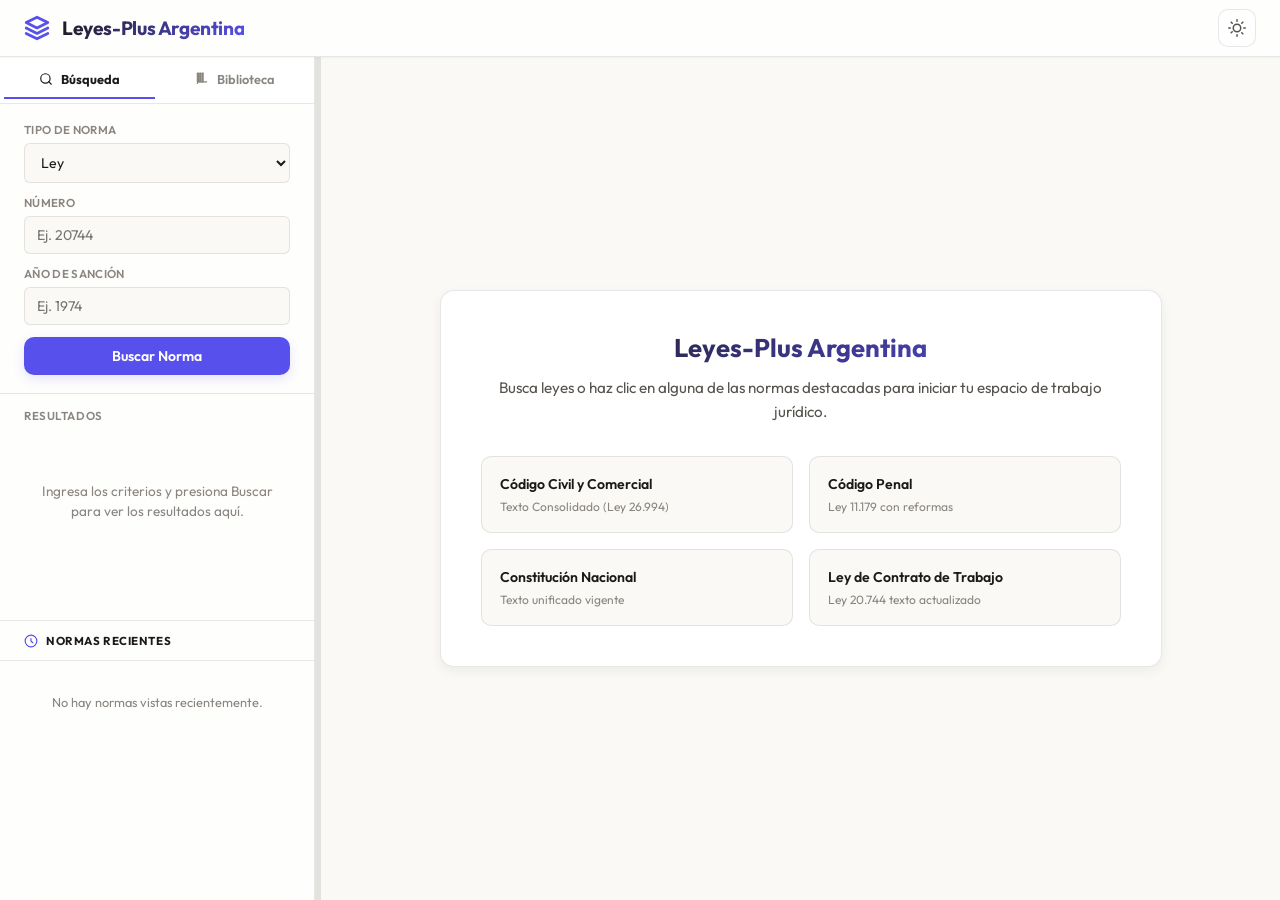
<file: src/dashboard/index.html>
<!DOCTYPE html>
<html lang="es-ES">
<head>
  <meta charset="UTF-8">
  <meta name="viewport" content="width=device-width, initial-scale=1.0">
  <title>Leyes-Plus Argentina — Espacio de Trabajo Jurídico</title>
  <link rel="stylesheet" href="../styles/tokens.css">
  <link rel="stylesheet" href="style.css">
</head>
<body class="ilp-root" data-theme="light">
  <div id="ilp-app">
    <!-- Header principal -->
    <header id="ilp-header">
      <div class="ilp-logo">
        <svg viewBox="0 0 24 24" fill="none" stroke="currentColor" stroke-width="2.5" stroke-linecap="round" stroke-linejoin="round"><path d="M12 2L2 7l10 5 10-5-10-5z"/><path d="M2 17l10 5 10-5"/><path d="M2 12l10 5 10-5"/></svg>
        <span>Leyes-Plus Argentina</span>
      </div>
      <div class="ilp-header-actions">
        <button id="ilp-theme-toggle" class="ilp-btn-icon" title="Cambiar tema">
          <svg viewBox="0 0 24 24" fill="none" stroke="currentColor" stroke-width="2" stroke-linecap="round" stroke-linejoin="round"><circle cx="12" cy="12" r="5"/><path d="M12 1v2M12 21v2M4.22 4.22l1.42 1.42M18.36 18.36l1.42 1.42M1 12h2M21 12h2M4.22 18.36l1.42-1.42M18.36 5.64l1.42-1.42"/></svg>
        </button>
      </div>
    </header>

    <!-- Cuerpo principal con panel de búsqueda e inspector/visor -->
    <div id="ilp-body">
      <!-- Panel de Búsqueda izquierdo -->
      <aside id="ilp-sidebar" style="display: flex; flex-direction: column; height: 100%; overflow: hidden;">
        <!-- Pestañas del Sidebar -->
        <div class="ilp-sidebar-tabs" style="display: flex; border-bottom: 1px solid var(--ilp-border); background-color: var(--ilp-bg-glass); padding: 4px; gap: 4px; flex-shrink: 0;">
          <button id="ilp-tab-btn-search" class="active" style="flex: 1; padding: 10px; border: none; background: transparent; color: var(--ilp-text-0); font-family: inherit; font-size: 0.8rem; font-weight: 700; cursor: pointer; display: flex; align-items: center; justify-content: center; gap: 8px; border-bottom: 2px solid var(--ilp-accent); transition: all 0.15s ease;">
            <svg viewBox="0 0 24 24" fill="none" stroke="currentColor" stroke-width="2" stroke-linecap="round" stroke-linejoin="round" style="width: 14px; height: 14px;"><circle cx="11" cy="11" r="8"/><line x1="21" y1="21" x2="16.65" y2="16.65"/></svg>
            <span>Búsqueda</span>
          </button>
          <button id="ilp-tab-btn-library" style="flex: 1; padding: 10px; border: none; background: transparent; color: var(--ilp-text-2); font-family: inherit; font-size: 0.8rem; font-weight: 600; cursor: pointer; display: flex; align-items: center; justify-content: center; gap: 8px; border-bottom: 2px solid transparent; transition: all 0.15s ease;">
            <svg viewBox="0 0 24 24" fill="none" stroke="currentColor" stroke-width="2" stroke-linecap="round" stroke-linejoin="round" style="width: 14px; height: 14px;"><path d="M4 19.5A2.5 2.5 0 0 1 6.5 17H20"/><path d="M6 2v15H4V2z"/><path d="M10 2v15H8V2z"/><path d="M14 2v15h-2V2z"/></svg>
            <span>Biblioteca</span>
          </button>
        </div>

        <!-- Panel 1: Búsqueda -->
        <div id="ilp-panel-search" style="flex: 1; display: flex; flex-direction: column; overflow: hidden; height: 100%;">
          <form id="ilp-search-form" style="border-bottom: 1px solid var(--ilp-border); padding: 18px 24px; display: flex; flex-direction: column; gap: 12px; flex-shrink: 0;">
            <div class="ilp-field">
              <label for="ilp-search-tipo">Tipo de Norma</label>
              <select id="ilp-search-tipo">
                <option value="">Todos</option>
                <option value="1" selected>Ley</option>
                <option value="2">Decreto</option>
                <option value="8">Decisión Administrativa</option>
                <option value="3">Resolución</option>
                <option value="4">Disposición</option>
                <option value="12">Acordada</option>
                <option value="17">Acuerdo</option>
                <option value="5">Circular</option>
                <option value="6">Comunicación</option>
                <option value="7">Decreto/Ley</option>
              </select>
            </div>
            <div class="ilp-field">
              <label for="ilp-search-numero">Número</label>
              <input id="ilp-search-numero" type="text" placeholder="Ej. 20744" />
            </div>
            <div class="ilp-field">
              <label for="ilp-search-anio">Año de Sanción</label>
              <input id="ilp-search-anio" type="text" maxlength="4" placeholder="Ej. 1974" />
            </div>
            <button type="submit" class="ilp-btn-primary">Buscar Norma</button>
          </form>

          <div id="ilp-results-container" style="flex: 1; display: flex; flex-direction: column; overflow: hidden; min-height: 120px;">
            <div id="ilp-results-count">Resultados</div>
            <div id="ilp-results-list" style="flex: 1; overflow-y: auto; padding: 12px 24px; display: flex; flex-direction: column; gap: 10px;">
              <div class="ilp-empty-state">Ingresa los criterios y presiona Buscar para ver los resultados aquí.</div>
            </div>
          </div>

          <!-- Sección de Normas Recientes -->
          <div id="ilp-recent-container" style="height: 35%; min-height: 150px; display: flex; flex-direction: column; overflow: hidden; flex-shrink: 0; border-top: 1px solid var(--ilp-border);">
            <div class="ilp-toc-header" style="border-bottom: 1px solid var(--ilp-border); padding: 12px 24px; font-size: 0.72rem; font-weight: 700; text-transform: uppercase; letter-spacing: 0.05em; color: var(--ilp-text-0); display: flex; align-items: center; gap: 8px;">
              <svg viewBox="0 0 24 24" fill="none" stroke="currentColor" stroke-width="2" stroke-linecap="round" stroke-linejoin="round" style="width: 14px; height: 14px; color: var(--ilp-accent);"><path d="M12 8v4l3 3"/><circle cx="12" cy="12" r="10"/></svg>
              <span>Normas Recientes</span>
            </div>
            <div id="ilp-recent-list" style="flex: 1; overflow-y: auto; padding: 12px 24px; display: flex; flex-direction: column; gap: 8px;">
              <div class="ilp-empty-state" style="padding: 10px 0; font-size: 0.8rem;">No hay normas vistas recientemente.</div>
            </div>
          </div>
        </div>

        <!-- Panel 2: Biblioteca (Normas Frecuentes y Recientes) -->
        <div id="ilp-panel-library" class="hidden" style="flex: 1; display: flex; flex-direction: column; overflow: hidden; height: 100%;">
          <!-- Sección de Normas Frecuentes -->
          <div id="ilp-frequent-container" style="flex: 1; display: flex; flex-direction: column; overflow: hidden; min-height: 150px;">
            <div class="ilp-toc-header" style="border-bottom: 1px solid var(--ilp-border); padding: 12px 24px; font-size: 0.72rem; font-weight: 700; text-transform: uppercase; letter-spacing: 0.05em; color: var(--ilp-text-0); display: flex; align-items: center; gap: 8px;">
              <svg viewBox="0 0 24 24" fill="none" stroke="currentColor" stroke-width="2" stroke-linecap="round" stroke-linejoin="round" style="width: 14px; height: 14px; color: var(--ilp-accent);"><path d="M19 21l-7-5-7 5V5a2 2 0 0 1 2-2h10a2 2 0 0 1 2 2z"/></svg>
              <span>Normas Destacadas</span>
            </div>
            <div style="padding: 10px 24px; border-bottom: 1px solid var(--ilp-border); background-color: var(--ilp-bg-glass); display: flex; flex-direction: column; gap: 4px; flex-shrink: 0;">
              <label for="ilp-frequent-category-select" style="font-size: 0.65rem; font-weight: 700; color: var(--ilp-text-2); text-transform: uppercase; letter-spacing: 0.03em;">Categoría</label>
              <select id="ilp-frequent-category-select" style="padding: 6px 10px; border-radius: var(--ilp-radius-sm); border: 1px solid var(--ilp-border); background-color: var(--ilp-bg-0); color: var(--ilp-text-0); font-family: inherit; font-size: 0.78rem; outline: none; width: 100%;">
                <option value="Bloque Constitucional">Bloque Constitucional</option>
                <option value="Derecho Privado">Derecho Privado</option>
                <option value="Derecho Laboral">Derecho Laboral</option>
                <option value="Derecho Societario">Derecho Societario</option>
                <option value="Derecho Público">Derecho Público</option>
                <option value="Derecho Penal">Derecho Penal</option>
                <option value="Derecho Tributario">Derecho Tributario</option>
                <option value="Procedimiento y Recursos">Procedimiento y Recursos</option>
              </select>
            </div>
            <div id="ilp-frequent-list" style="flex: 1; overflow-y: auto; padding: 12px 24px; display: flex; flex-direction: column; gap: 8px;">
              <!-- Cards inyectadas por JS -->
            </div>
          </div>
        </div>
      </aside>

      <!-- Divisor deslizable opcional o borde -->
      <div id="ilp-splitter"></div>

      <!-- Visor de Norma principal -->
      <main id="ilp-viewer">
        <!-- Pantalla de bienvenida -->
        <div id="ilp-welcome-screen">
          <div class="ilp-welcome-box">
            <h2>Leyes-Plus Argentina</h2>
            <p>Busca leyes o haz clic en alguna de las normas destacadas para iniciar tu espacio de trabajo jurídico.</p>
            <div class="ilp-welcome-grid">
              <button class="ilp-chip-card" data-id="235975">
                <strong>Código Civil y Comercial</strong>
                <span>Texto Consolidado (Ley 26.994)</span>
              </button>
              <button class="ilp-chip-card" data-id="16546">
                <strong>Código Penal</strong>
                <span>Ley 11.179 con reformas</span>
              </button>
              <button class="ilp-chip-card" data-id="804">
                <strong>Constitución Nacional</strong>
                <span>Texto unificado vigente</span>
              </button>
              <button class="ilp-chip-card" data-id="25552">
                <strong>Ley de Contrato de Trabajo</strong>
                <span>Ley 20.744 texto actualizado</span>
              </button>
            </div>
          </div>
        </div>

        <!-- Visor propiamente dicho -->
        <div id="ilp-reader" class="hidden">
          <div id="ilp-reader-toolbar">
            <div class="ilp-reader-meta">
              <span id="ilp-reader-law-type">-</span>
              <span id="ilp-reader-law-num">-</span>
            </div>
            <div class="ilp-reader-actions">
              <div class="ilp-toggle-group">
                <button id="ilp-btn-ver-actualizado" class="active">Texto Actualizado</button>
                <button id="ilp-btn-ver-completo">Original/Anexo</button>
              </div>
              <button id="ilp-btn-comparar" class="ilp-btn" title="Comparar reformas (Diff)"><svg viewBox="0 0 24 24" fill="none" stroke="currentColor" stroke-width="2.2" stroke-linecap="round" stroke-linejoin="round" class="ilp-btn-svg"><circle cx="18" cy="18" r="3"/><circle cx="6" cy="6" r="3"/><path d="M13 6h3a2 2 0 0 1 2 2v7"/><path d="M11 18H8a2 2 0 0 1-2-2V9"/></svg><span>Comparar</span></button>
              <div class="ilp-dropdown-container">
                <button id="ilp-btn-rel-modifica" class="ilp-dropdown-btn">Modifica a <span class="badge">0</span></button>
                <div id="ilp-menu-modifica" class="ilp-dropdown-menu hidden"></div>
              </div>
              <div class="ilp-dropdown-container">
                <button id="ilp-btn-rel-modificada-por" class="ilp-dropdown-btn">Modificada por <span class="badge">0</span></button>
                <div id="ilp-menu-modificada-por" class="ilp-dropdown-menu hidden"></div>
              </div>
              <button id="ilp-btn-font-dec" class="ilp-btn-icon-only" title="Reducir letra" style="font-weight: 700; font-family: inherit; font-size: 0.8rem;">A-</button>
              <button id="ilp-btn-font-inc" class="ilp-btn-icon-only" title="Aumentar letra" style="font-weight: 700; font-family: inherit; font-size: 0.8rem;">A+</button>
              <button id="ilp-btn-font-family" class="ilp-btn-icon-only" title="Cambiar tipografía"><svg viewBox="0 0 24 24" fill="none" stroke="currentColor" stroke-width="2.2" stroke-linecap="round" stroke-linejoin="round"><path d="M9 7.5L12 4.5m0 0l3 3M12 4.5M12 19.5l3-3m-3 3l-3-3M12 19.5M4.5 12l3-3m-3 3l3 3m-3-3h15"/></svg></button>
              <button id="ilp-btn-copy-full" class="ilp-btn-icon-only" title="Copiar texto completo"><svg viewBox="0 0 24 24" fill="none" stroke="currentColor" stroke-width="2.2" stroke-linecap="round" stroke-linejoin="round"><rect x="9" y="9" width="13" height="13" rx="2" ry="2"/><path d="M5 15H4a2 2 0 0 1-2-2V4a2 2 0 0 1 2-2h9a2 2 0 0 1 2 2v1"/></svg></button>
              <div class="ilp-dropdown-container">
                <button id="ilp-btn-download-menu" class="ilp-btn-icon-only" title="Descargar norma"><svg viewBox="0 0 24 24" fill="none" stroke="currentColor" stroke-width="2.2" stroke-linecap="round" stroke-linejoin="round"><path d="M21 15v4a2 2 0 0 1-2 2H5a2 2 0 0 1-2-2v-4"/><polyline points="7 10 12 15 17 10"/><line x1="12" y1="15" x2="12" y2="3"/></svg></button>
                <div id="ilp-menu-download" class="ilp-dropdown-menu hidden" style="right: 0; width: 200px;">
                  <button class="ilp-dropdown-item" id="ilp-btn-export-pdf" style="flex-direction: row; align-items: center; gap: 10px; border-bottom: 1px solid var(--ilp-border); padding: 12px 16px;">
                    <svg viewBox="0 0 24 24" fill="none" stroke="currentColor" stroke-width="2" stroke-linecap="round" stroke-linejoin="round" style="width: 16px; height: 16px; color: var(--ilp-accent);"><path d="M14 2H6a2 2 0 0 0-2 2v16a2 2 0 0 0 2 2h12a2 2 0 0 0 2-2V8z"/><polyline points="14 2 14 8 20 8"/></svg>
                    <span>Exportar a PDF</span>
                  </button>
                  <button class="ilp-dropdown-item" id="ilp-btn-export-docx" style="flex-direction: row; align-items: center; gap: 10px; border-bottom: 1px solid var(--ilp-border); padding: 12px 16px;">
                    <svg viewBox="0 0 24 24" fill="none" stroke="currentColor" stroke-width="2" stroke-linecap="round" stroke-linejoin="round" style="width: 16px; height: 16px; color: var(--ilp-accent);"><rect x="3" y="3" width="18" height="18" rx="2" ry="2"/><line x1="9" y1="9" x2="15" y2="9"/><line x1="9" y1="13" x2="15" y2="13"/><line x1="9" y1="17" x2="11" y2="17"/></svg>
                    <span>Exportar a Word (DOCX)</span>
                  </button>
                  <button class="ilp-dropdown-item" id="ilp-btn-export-md" style="flex-direction: row; align-items: center; gap: 10px; padding: 12px 16px;">
                    <svg viewBox="0 0 24 24" fill="none" stroke="currentColor" stroke-width="2" stroke-linecap="round" stroke-linejoin="round" style="width: 16px; height: 16px; color: var(--ilp-accent);"><path d="M14 2H6a2 2 0 0 0-2 2v16a2 2 0 0 0 2 2h12a2 2 0 0 0 2-2V8z"/><polyline points="14 2 14 8 20 8"/><line x1="12" y1="18" x2="12" y2="12"/><line x1="9" y1="15" x2="15" y2="15"/></svg>
                    <span>Exportar a Markdown</span>
                  </button>
                </div>
              </div>
              <button id="ilp-btn-print" class="ilp-btn-icon-only" title="Imprimir norma"><svg viewBox="0 0 24 24" fill="none" stroke="currentColor" stroke-width="2.2" stroke-linecap="round" stroke-linejoin="round"><polyline points="6 9 6 2 18 2 18 9"/><path d="M6 18H4a2 2 0 0 1-2-2v-5a2 2 0 0 1 2-2h16a2 2 0 0 1 2 2v5a2 2 0 0 1-2 2h-2"/><rect x="6" y="14" width="12" height="8"/></svg></button>
              <a id="ilp-btn-open-original" class="ilp-btn" target="_blank" title="Ver texto en página oficial de InfoLeg (sin extensión)"><svg viewBox="0 0 24 24" fill="none" stroke="currentColor" stroke-width="2.2" stroke-linecap="round" stroke-linejoin="round" class="ilp-btn-svg"><path d="M18 13v6a2 2 0 0 1-2 2H5a2 2 0 0 1-2-2V8a2 2 0 0 1 2-2h6"/><polyline points="15 3 21 3 21 9"/><line x1="10" y1="14" x2="21" y2="3"/></svg><span>InfoLeg ↗</span></a>
            </div>
          </div>
          
          <div id="ilp-reader-layout">
            <div id="ilp-reader-content-wrapper">
              <div id="ilp-in-text-search-bar">
                <div class="search-input-container">
                  <svg viewBox="0 0 24 24" fill="none" stroke="currentColor" stroke-width="2" stroke-linecap="round" stroke-linejoin="round" class="search-icon"><circle cx="11" cy="11" r="8"/><line x1="21" y1="21" x2="16.65" y2="16.65"/></svg>
                  <input type="text" id="ilp-in-text-search" placeholder="Buscar en el texto..." />
                </div>
                <div class="search-controls">
                  <span id="ilp-in-text-search-count">0 de 0</span>
                  <button id="ilp-in-text-prev" title="Anterior"><svg viewBox="0 0 24 24" fill="none" stroke="currentColor" stroke-width="2"><polyline points="15 18 9 12 15 6"/></svg></button>
                  <button id="ilp-in-text-next" title="Siguiente"><svg viewBox="0 0 24 24" fill="none" stroke="currentColor" stroke-width="2"><polyline points="9 18 15 12 9 6"/></svg></button>
                </div>
              </div>
              <div id="ilp-progress-container">
                <div id="ilp-progress-bar"></div>
              </div>
              <div id="ilp-reader-content">
                <!-- Cuerpo del texto normativo parsed -->
              </div>
              <button class="ilp-back-to-top" id="ilp-back-to-top" title="Volver al inicio" aria-label="Volver al inicio">
                <svg viewBox="0 0 24 24" fill="none" stroke="currentColor" stroke-width="2.2" stroke-linecap="round" stroke-linejoin="round"><path d="M4.5 15.75l7.5-7.5 7.5 7.5"/></svg>
              </button>
            </div>
            
            <div id="ilp-toc-splitter"></div>
            
            <aside id="ilp-reader-toc">
              <div class="ilp-toc-header">
                <svg viewBox="0 0 24 24" fill="none" stroke="currentColor" stroke-width="2" stroke-linecap="round" stroke-linejoin="round"><path d="M4 19.5v-15A2.5 2.5 0 0 1 6.5 2H20v20H6.5a2.5 2.5 0 0 1-2.5-2.5Z"/><path d="M6 6h10M6 10h10"/></svg>
                <span>Índice de Artículos</span>
              </div>
              <div class="ilp-toc-filter-wrapper">
                <svg viewBox="0 0 24 24" fill="none" stroke="currentColor" stroke-width="2" stroke-linecap="round" stroke-linejoin="round"><circle cx="11" cy="11" r="8"/><line x1="21" y1="21" x2="16.65" y2="16.65"/></svg>
                <input type="text" id="ilp-toc-filter" placeholder="Buscar artículo..." />
              </div>
              <ul id="ilp-toc-list" class="ilp-toc-list"></ul>
            </aside>
          </div>
        </div>
      </main>
    </div>
  </div>

  <!-- Modal de Onboarding / Bienvenida e Instrucciones -->
  <div id="ilp-onboarding-modal" class="ilp-modal hidden">
    <div class="ilp-modal-overlay"></div>
    <div class="ilp-modal-content" style="max-width: 620px;">
      <button id="ilp-onboarding-close" class="ilp-modal-close-btn" title="Cerrar">&times;</button>
      <h2>🎉 ¡Bienvenido a Leyes-Plus Argentina!</h2>
      <p class="ilp-onboarding-subtitle">Tu suite digital avanzada para búsqueda, lectura y exportación de legislación nacional y provincial.</p>
      
      <div class="ilp-onboarding-steps" style="max-height: 400px; overflow-y: auto; padding-right: 8px;">
        <div class="ilp-onboarding-step">
          <div class="ilp-step-icon">📌</div>
          <div class="ilp-step-text">
            <h3>Paso 1: Fija la extensión</h3>
            <p>Para abrir este espacio de trabajo en cualquier momento, haz clic en el icono de <strong>Extensiones (pieza de rompecabezas)</strong> arriba a la derecha en la barra de Chrome y presiona el pin 📌 junto a <strong>Leyes-Plus Argentina</strong>.</p>
          </div>
        </div>
        
        <div class="ilp-onboarding-step">
          <div class="ilp-step-icon">⚡</div>
          <div class="ilp-step-text">
            <h3>Activación Automática</h3>
            <p>No necesitas hacer clic en el icono para leer. Cuando navegues normalmente por las webs oficiales de <strong>InfoLeg</strong> o del portal de leyes de <strong>Córdoba</strong>, la extensión inyectará su barra superior y panel de lectura premium automáticamente.</p>
          </div>
        </div>

        <div class="ilp-onboarding-step">
          <div class="ilp-step-icon">📤</div>
          <div class="ilp-step-text">
            <h3>Descargas y Copiado Inteligente</h3>
            <p>Utiliza el nuevo menú desplegable de descargas en la esquina superior derecha para exportar cualquier ley limpia de ruido a formatos <strong>PDF optimizado para impresión, Microsoft Word (.docx) o Markdown (.md)</strong>. También puedes copiar artículos individuales con un solo clic.</p>
          </div>
        </div>
        
        <div class="ilp-onboarding-step">
          <div class="ilp-step-icon">🔍</div>
          <div class="ilp-step-text">
            <h3>Buscador Federal y Navegación</h3>
            <p>Utiliza el panel izquierdo para buscar leyes nacionales por número y año, y explora la base de datos oficial. Los botones de <strong>abrir en pestaña nueva</strong> del sidebar te permitirán explorar múltiples resultados en paralelo sin perder tu lectura activa.</p>
          </div>
        </div>
        
        <div class="ilp-onboarding-step">
          <div class="ilp-step-icon">⚖️</div>
          <div class="ilp-step-text">
            <h3>Comparación de Reformas (Diff)</h3>
            <p>Al visualizar una ley nacional con modificaciones, presiona el botón <strong>Comparar</strong> para ver de forma interactiva qué artículos fueron insertados o eliminados a lo largo del tiempo.</p>
          </div>
        </div>
      </div>
      
      <button id="ilp-onboarding-btn-gotit" class="ilp-btn-primary" style="margin-top: 24px; width: 100%; justify-content: center; display: flex; align-items: center; gap: 8px;">
        <span>¡Comenzar a trabajar!</span>
      </button>
    </div>
  </div>


  <!-- Carga de scripts y librerías locales -->
  <script src="../../libs/jspdf.umd.min.js"></script>
  <script src="../../libs/docx.umd.js"></script>
  <script src="../content/shared/encoding.js"></script>
  <script src="../content/shared/parser.js"></script>
  <script src="../content/shared/ui-shell.js"></script>
  <script src="index.js"></script>
</body>
</html>
</file>
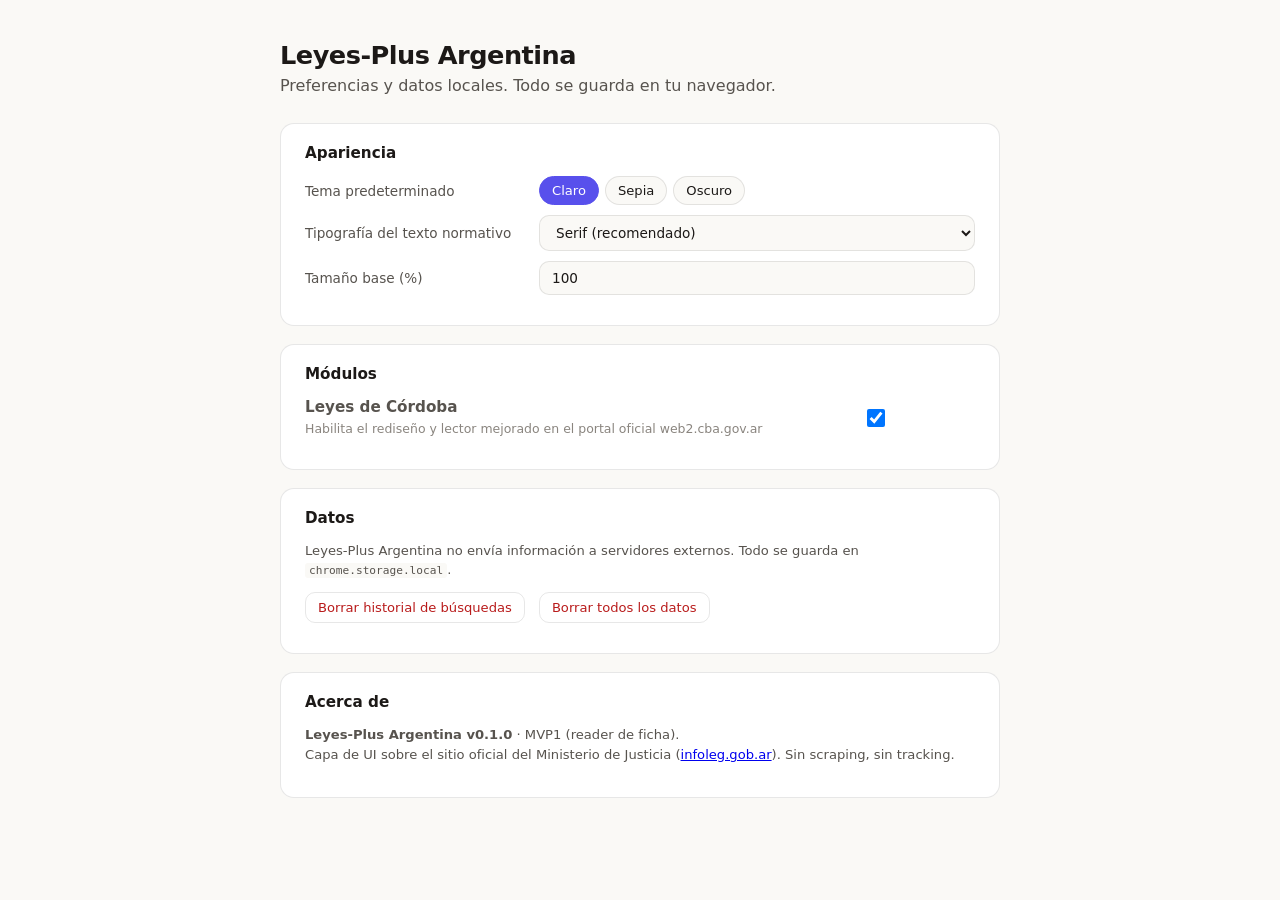
<file: src/options/options.html>
<!doctype html>
<html lang="es-AR">
<head>
  <meta charset="utf-8" />
  <title>Leyes-Plus Argentina · Opciones</title>
  <link rel="stylesheet" href="../styles/tokens.css" />
  <link rel="stylesheet" href="options.css" />
</head>
<body class="ilp-root" data-theme="light">
  <main class="ilp-opt-container">
    <header>
      <h1>Leyes-Plus Argentina</h1>
      <p>Preferencias y datos locales. Todo se guarda en tu navegador.</p>
    </header>
    <section>
      <h2>Apariencia</h2>
      <div class="ilp-opt-row">
        <label>Tema predeterminado</label>
        <div class="ilp-opt-themes" id="ilp-opt-themes">
          <button data-theme="light">Claro</button>
          <button data-theme="sepia">Sepia</button>
          <button data-theme="dark">Oscuro</button>
        </div>
      </div>
      <div class="ilp-opt-row">
        <label for="ilp-opt-font">Tipografía del texto normativo</label>
        <select id="ilp-opt-font">
          <option value="serif">Serif (recomendado)</option>
          <option value="sans">Sans (Inter)</option>
        </select>
      </div>
      <div class="ilp-opt-row">
        <label for="ilp-opt-size">Tamaño base (%)</label>
        <input id="ilp-opt-size" type="number" min="70" max="160" step="5" />
      </div>
    </section>
    <section>
      <h2>Módulos</h2>
      <div class="ilp-opt-row" style="display: flex; align-items: center; justify-content: space-between;">
        <div>
          <label for="ilp-opt-cordoba" style="font-weight: 600; font-size: 0.95rem; cursor: pointer;">Leyes de Córdoba</label>
          <p class="ilp-opt-help" style="margin: 4px 0 0 0; font-size: 0.78rem; color: var(--ilp-text-2);">Habilita el rediseño y lector mejorado en el portal oficial web2.cba.gov.ar</p>
        </div>
        <input id="ilp-opt-cordoba" type="checkbox" style="width: 18px; height: 18px; cursor: pointer;" />
      </div>
    </section>
    <section>
      <h2>Datos</h2>
      <p class="ilp-opt-help">Leyes-Plus Argentina no envía información a servidores externos. Todo se guarda en <code>chrome.storage.local</code>.</p>
      <div class="ilp-opt-row">
        <button id="ilp-opt-clear-history" class="ilp-opt-danger">Borrar historial de búsquedas</button>
        <button id="ilp-opt-wipe" class="ilp-opt-danger">Borrar todos los datos</button>
      </div>
    </section>
    <section>
      <h2>Acerca de</h2>
      <p class="ilp-opt-help">
        <strong>Leyes-Plus Argentina v0.1.0</strong> · MVP1 (reader de ficha).<br />
        Capa de UI sobre el sitio oficial del Ministerio de Justicia
        (<a href="https://www.infoleg.gob.ar" target="_blank">infoleg.gob.ar</a>).
        Sin scraping, sin tracking.
      </p>
    </section>
  </main>
  <script src="options.js"></script>
</body>
</html>
</file>
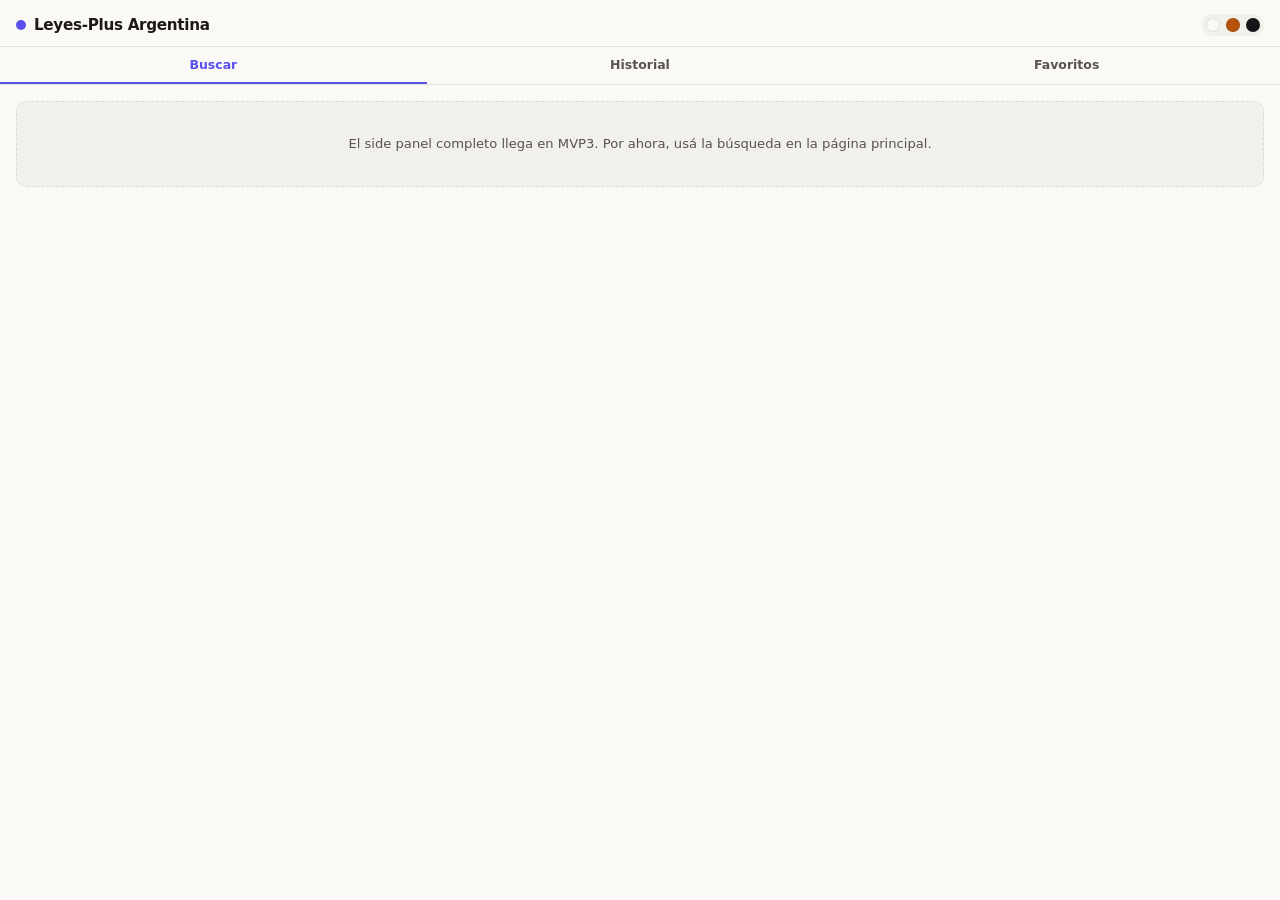
<file: src/sidepanel/sidepanel.html>
<!doctype html>
<html lang="es-AR">
<head>
  <meta charset="utf-8" />
  <title>Leyes-Plus Argentina · Panel Lateral</title>
  <link rel="stylesheet" href="../styles/tokens.css" />
  <link rel="stylesheet" href="sidepanel.css" />
</head>
<body class="ilp-root" data-theme="light">
  <header class="ilp-sp-header">
    <h1><span>Leyes-Plus Argentina</span></h1>
    <div class="ilp-theme-dots" id="ilp-sp-themes">
      <button class="ilp-theme-dot" data-theme="light" title="Claro"></button>
      <button class="ilp-theme-dot" data-theme="sepia" title="Sepia"></button>
      <button class="ilp-theme-dot" data-theme="dark" title="Oscuro"></button>
    </div>
  </header>
  <nav class="ilp-sp-tabs">
    <button class="ilp-sp-tab active" data-tab="search">Buscar</button>
    <button class="ilp-sp-tab" data-tab="history">Historial</button>
    <button class="ilp-sp-tab" data-tab="favorites">Favoritos</button>
  </nav>
  <main class="ilp-sp-main" id="ilp-sp-main">
    <p class="ilp-sp-empty">El side panel completo llega en MVP3. Por ahora, usá la búsqueda en la página principal.</p>
  </main>
  <script src="sidepanel.js"></script>
</body>
</html>
</file>
<file: src/styles/tokens.css>
/* ==========================================================================
   Leyes-Plus Argentina — Design Tokens
   ========================================================================== */

:root {
  --ilp-font-ui: 'Inter', -apple-system, BlinkMacSystemFont, 'Segoe UI', Roboto, sans-serif;
  --ilp-font-serif: 'Source Serif 4', 'Source Serif Pro', 'Merriweather', Georgia, serif;
  --ilp-font-mono: 'JetBrains Mono', 'Fira Code', Consolas, monospace;

  --ilp-radius-sm: 6px;
  --ilp-radius-md: 10px;
  --ilp-radius-lg: 14px;
  --ilp-radius-xl: 20px;
  --ilp-radius-pill: 999px;

  --ilp-shadow-1: 0 1px 2px rgba(0, 0, 0, 0.04);
  --ilp-shadow-2: 0 4px 12px rgba(0, 0, 0, 0.06);
  --ilp-shadow-3: 0 12px 32px rgba(0, 0, 0, 0.10);

  --ilp-z-shell: 2147483600;
  --ilp-z-toggle: 2147483647;

  --ilp-header-h: 56px;
  --ilp-toolbar-h: 48px;

  --ilp-anim-fast: 120ms;
  --ilp-anim: 200ms;
  --ilp-anim-slow: 320ms;
  --ilp-easing: cubic-bezier(0.2, 0.8, 0.2, 1);
}

/* Light theme (default) */
.ilp-root[data-theme="light"] {
  --ilp-bg-0: #faf9f6;
  --ilp-bg-1: #f2f0eb;
  --ilp-bg-2: #ffffff;
  --ilp-text-0: #1c1917;
  --ilp-text-1: #57534e;
  --ilp-text-2: #8a857f;
  --ilp-accent: #5850ec;
  --ilp-accent-hover: #4f46e5;
  --ilp-accent-soft: rgba(88, 80, 236, 0.10);
  --ilp-border: rgba(28, 25, 23, 0.10);
  --ilp-border-strong: rgba(28, 25, 23, 0.18);
  --ilp-shadow: rgba(28, 25, 23, 0.06);
  --ilp-card: rgba(255, 255, 255, 0.72);
  --ilp-selection: rgba(88, 80, 236, 0.18);
  --ilp-mark-bg: rgba(250, 204, 21, 0.55);
  --ilp-mark-current: rgba(250, 160, 60, 0.85);
  --ilp-bg-glass: rgba(255, 255, 255, 0.75);
  --ilp-bg-glass-active: rgba(255, 255, 255, 0.9);
}

/* Sepia theme */
.ilp-root[data-theme="sepia"] {
  --ilp-bg-0: #f4ecd8;
  --ilp-bg-1: #e9dec9;
  --ilp-bg-2: #fdf6e3;
  --ilp-text-0: #382e1e;
  --ilp-text-1: #6b5b49;
  --ilp-text-2: #8a7a66;
  --ilp-accent: #b45309;
  --ilp-accent-hover: #92400e;
  --ilp-accent-soft: rgba(180, 83, 9, 0.10);
  --ilp-border: rgba(67, 52, 34, 0.16);
  --ilp-border-strong: rgba(67, 52, 34, 0.26);
  --ilp-shadow: rgba(67, 52, 34, 0.10);
  --ilp-card: rgba(244, 236, 216, 0.72);
  --ilp-selection: rgba(180, 83, 9, 0.18);
  --ilp-mark-bg: rgba(245, 158, 11, 0.40);
  --ilp-mark-current: rgba(217, 119, 6, 0.75);
  --ilp-bg-glass: rgba(244, 236, 216, 0.75);
  --ilp-bg-glass-active: rgba(244, 236, 216, 0.9);
}

/* Dark theme */
.ilp-root[data-theme="dark"] {
  --ilp-bg-0: #0f0f11;
  --ilp-bg-1: #16161a;
  --ilp-bg-2: #1c1c20;
  --ilp-text-0: #e8e8ec;
  --ilp-text-1: #a8a8b3;
  --ilp-text-2: #6c6c75;
  --ilp-accent: #818cf8;
  --ilp-accent-hover: #9ea5fc;
  --ilp-accent-soft: rgba(129, 140, 248, 0.18);
  --ilp-border: rgba(255, 255, 255, 0.08);
  --ilp-border-strong: rgba(255, 255, 255, 0.16);
  --ilp-shadow: rgba(0, 0, 0, 0.50);
  --ilp-card: rgba(28, 28, 32, 0.72);
  --ilp-selection: rgba(129, 140, 248, 0.28);
  --ilp-mark-bg: rgba(250, 204, 21, 0.25);
  --ilp-mark-current: rgba(250, 160, 60, 0.65);
  --ilp-bg-glass: rgba(28, 28, 32, 0.75);
  --ilp-bg-glass-active: rgba(28, 28, 32, 0.9);
}

/* Glow Transitions for premium theme switching */
.ilp-root,
.ilp-root header,
.ilp-root aside,
.ilp-root main,
.ilp-root select,
.ilp-root input,
.ilp-root button,
.ilp-root .law-article,
.ilp-root #ilp-reader-content,
.ilp-root #ilp-ws-reader-content,
.ilp-root .ilp-toc-link,
.ilp-root .cba-result-card,
.ilp-root .ilp-results-card,
.ilp-root .ilp-ws-card {
  transition: background-color 0.3s cubic-bezier(0.4, 0, 0.2, 1), 
              border-color 0.3s ease, 
              color 0.15s ease;
}
</file>
<file: src/dashboard/style.css>
/* ==========================================================================
   Leyes-Plus Argentina — Standalone Dashboard CSS
   ========================================================================== */

/* Google Fonts Import for modern, premium typography */
@import url('https://fonts.googleapis.com/css2?family=Inter:wght@300;400;500;600;700&family=Outfit:wght@300;400;500;600;700;800&family=Merriweather:ital,wght@0,300;0,400;0,700;1,300&display=swap');

:root {
  --ilp-font-ui: 'Outfit', 'Inter', -apple-system, BlinkMacSystemFont, 'Segoe UI', Roboto, sans-serif;
  --ilp-font-serif: 'Merriweather', Georgia, serif;
}

body {
  margin: 0;
  padding: 0;
  overflow: hidden;
  height: 100vh;
  width: 100vw;
  font-family: var(--ilp-font-ui);
  background-color: var(--ilp-bg-0);
  color: var(--ilp-text-0);
}

#ilp-app {
  display: flex;
  flex-direction: column;
  height: 100vh;
  width: 100vw;
}

/* Header bar */
#ilp-header {
  height: var(--ilp-header-h, 56px);
  border-bottom: 1px solid var(--ilp-border);
  background-color: var(--ilp-bg-glass);
  backdrop-filter: blur(12px);
  -webkit-backdrop-filter: blur(12px);
  display: flex;
  align-items: center;
  justify-content: space-between;
  padding: 0 24px;
  flex-shrink: 0;
  box-shadow: var(--ilp-shadow-1);
  z-index: 10;
}

.ilp-logo {
  display: flex;
  align-items: center;
  gap: 12px;
  font-weight: 700;
  font-size: 1.2rem;
  letter-spacing: -0.02em;
}

.ilp-logo svg {
  width: 26px;
  height: 26px;
  color: var(--ilp-accent);
}

.ilp-logo span {
  background: linear-gradient(135deg, var(--ilp-text-0), var(--ilp-accent));
  -webkit-background-clip: text;
  -webkit-text-fill-color: transparent;
}

.ilp-header-actions {
  display: flex;
  align-items: center;
  gap: 12px;
}

/* Main Splitter body layout */
#ilp-body {
  flex: 1;
  display: flex;
  overflow: hidden;
  min-height: 0;
  width: 100%;
}

/* Left side panel (Search and list results) */
#ilp-sidebar {
  width: 360px;
  border-right: 1px solid var(--ilp-border);
  background-color: var(--ilp-bg-glass);
  backdrop-filter: blur(12px);
  -webkit-backdrop-filter: blur(12px);
  display: flex;
  flex-direction: column;
  flex-shrink: 0;
  transition: background-color 200ms ease, border-color 200ms ease;
}

#ilp-search-form {
  padding: 24px;
  border-bottom: 1px solid var(--ilp-border);
  display: flex;
  flex-direction: column;
  gap: 16px;
}

#ilp-search-form h3 {
  margin: 0 0 4px;
  font-size: 0.95rem;
  font-weight: 700;
  color: var(--ilp-text-0);
  text-transform: uppercase;
  letter-spacing: 0.05em;
}

.ilp-field {
  display: flex;
  flex-direction: column;
  gap: 6px;
}

.ilp-field label {
  font-size: 0.72rem;
  font-weight: 600;
  color: var(--ilp-text-2);
  text-transform: uppercase;
  letter-spacing: 0.03em;
}

.ilp-field input,
.ilp-field select {
  padding: 9px 12px;
  border-radius: var(--ilp-radius-sm);
  border: 1px solid var(--ilp-border);
  background-color: var(--ilp-bg-0);
  color: var(--ilp-text-0);
  font-family: inherit;
  font-size: 0.88rem;
  outline: none;
  transition: all 0.15s ease;
}

.ilp-field input:focus,
.ilp-field select:focus {
  border-color: var(--ilp-accent);
  box-shadow: 0 0 0 3px var(--ilp-accent-soft);
}

.ilp-results-card-badge {
  font-size: 0.68rem;
  font-weight: 700;
  color: var(--ilp-accent);
  background-color: var(--ilp-accent-soft);
  padding: 2px 8px;
  border-radius: var(--ilp-radius-sm);
  text-transform: uppercase;
}

#ilp-results-count {
  padding: 14px 24px 6px;
  font-size: 0.72rem;
  font-weight: 600;
  color: var(--ilp-text-2);
  text-transform: uppercase;
  letter-spacing: 0.05em;
}

#ilp-results-list {
  flex: 1;
  overflow-y: auto;
  padding: 8px 24px 24px;
  display: flex;
  flex-direction: column;
  gap: 12px;
}

.ilp-empty-state {
  text-align: center;
  padding: 40px 10px;
  color: var(--ilp-text-2);
  font-size: 0.85rem;
  line-height: 1.5;
}

.ilp-loading {
  text-align: center;
  padding: 40px 10px;
  color: var(--ilp-text-1);
  font-size: 0.88rem;
  font-weight: 500;
}

/* Card representation of search results */
.ilp-results-card {
  background-color: var(--ilp-bg-0);
  border: 1px solid var(--ilp-border);
  border-radius: var(--ilp-radius-md);
  padding: 14px;
  cursor: pointer;
  display: flex;
  flex-direction: column;
  gap: 8px;
  transition: all 0.15s var(--ilp-easing);
}

.ilp-results-card:hover {
  border-color: var(--ilp-accent);
  transform: translateY(-2px);
  background-color: var(--ilp-bg-2);
  box-shadow: var(--ilp-shadow-2);
}

.ilp-results-card.active {
  border-color: var(--ilp-accent);
  background-color: var(--ilp-accent-soft);
}

.ilp-results-card-header {
  display: flex;
  align-items: center;
  justify-content: space-between;
}

.ilp-results-card-date {
  font-size: 0.72rem;
  color: var(--ilp-text-2);
}

.ilp-results-card-title {
  font-size: 0.82rem;
  font-weight: 600;
  line-height: 1.4;
  color: var(--ilp-text-0);
  display: -webkit-box;
  -webkit-line-clamp: 2;
  -webkit-box-orient: vertical;
  overflow: hidden;
}

/* Vertical Splitter line (Left) */
#ilp-splitter {
  width: 6px;
  background-color: var(--ilp-border);
  cursor: col-resize;
  transition: background-color 0.15s ease;
  flex-shrink: 0;
  z-index: 10;
}

#ilp-splitter:hover,
#ilp-splitter.ilp-splitter-active {
  background-color: var(--ilp-accent);
}

/* Vertical Splitter line (Right TOC) */
#ilp-toc-splitter {
  width: 6px;
  background-color: var(--ilp-border);
  cursor: col-resize;
  transition: background-color 0.15s ease;
  flex-shrink: 0;
  z-index: 10;
}

#ilp-toc-splitter:hover,
#ilp-toc-splitter.ilp-splitter-active {
  background-color: var(--ilp-accent);
}

/* Right Viewer area */
#ilp-viewer {
  flex: 1;
  background-color: var(--ilp-bg-0);
  overflow: hidden;
  position: relative;
  display: flex;
  flex-direction: column;
  transition: background-color 200ms ease;
}

/* Welcome view (bento card style) */
#ilp-welcome-screen {
  display: flex;
  flex-direction: column;
  align-items: center;
  justify-content: center;
  height: 100%;
  padding: 40px;
  overflow-y: auto;
}

.ilp-welcome-box {
  max-width: 640px;
  background-color: var(--ilp-bg-2);
  border: 1px solid var(--ilp-border);
  border-radius: var(--ilp-radius-lg);
  padding: 40px;
  box-shadow: var(--ilp-shadow-2);
  text-align: center;
  transition: background-color 200ms ease, border-color 200ms ease;
}

.ilp-welcome-box h2 {
  font-size: 1.6rem;
  font-weight: 700;
  margin: 0 0 12px;
  background: linear-gradient(135deg, var(--ilp-text-0), var(--ilp-accent));
  -webkit-background-clip: text;
  -webkit-text-fill-color: transparent;
}

.ilp-welcome-box p {
  color: var(--ilp-text-1);
  font-size: 0.95rem;
  line-height: 1.6;
  margin: 0 0 32px;
}

.ilp-welcome-grid {
  display: grid;
  grid-template-columns: repeat(2, 1fr);
  gap: 16px;
  text-align: left;
}

.ilp-chip-card {
  display: flex;
  flex-direction: column;
  gap: 6px;
  padding: 18px;
  background-color: var(--ilp-bg-0);
  border: 1px solid var(--ilp-border);
  border-radius: var(--ilp-radius-md);
  cursor: pointer;
  text-align: left;
  font-family: inherit;
  transition: all 0.15s ease;
}

.ilp-chip-card:hover {
  border-color: var(--ilp-accent);
  transform: translateY(-2px);
  box-shadow: var(--ilp-shadow-2);
  background-color: var(--ilp-bg-2);
}

.ilp-chip-card strong {
  font-size: 0.88rem;
  font-weight: 600;
  color: var(--ilp-text-0);
}

.ilp-chip-card span {
  font-size: 0.75rem;
  color: var(--ilp-text-2);
}

/* Active Reader Pane */
#ilp-reader {
  flex: 1;
  display: flex;
  flex-direction: column;
  overflow: hidden;
  height: 100%;
  width: 100%;
}

/* Reader actions toolbar */
#ilp-reader-toolbar {
  height: 56px;
  border-bottom: 1px solid var(--ilp-border);
  background-color: var(--ilp-bg-glass);
  backdrop-filter: blur(12px);
  -webkit-backdrop-filter: blur(12px);
  display: flex;
  align-items: center;
  justify-content: space-between;
  padding: 0 24px;
  flex-shrink: 0;
  box-shadow: var(--ilp-shadow-1);
  transition: background-color 200ms ease, border-color 200ms ease;
  position: relative;
  z-index: 200;
}

.ilp-reader-meta {
  display: flex;
  align-items: center;
  gap: 10px;
  font-weight: 700;
  font-size: 0.95rem;
}

#ilp-reader-law-type {
  font-size: 0.68rem;
  color: #fff;
  background-color: var(--ilp-accent);
  padding: 3px 8px;
  border-radius: var(--ilp-radius-sm);
  text-transform: uppercase;
  font-weight: 700;
}

#ilp-reader-law-num {
  color: var(--ilp-text-0);
}

.ilp-reader-actions {
  display: flex;
  align-items: center;
  gap: 12px;
}

/* Toggle buttons group */
.ilp-toggle-group {
  display: flex;
  border: 1px solid var(--ilp-border);
  background-color: var(--ilp-bg-0);
  border-radius: var(--ilp-radius-md);
  padding: 2px;
}

.ilp-toggle-group button {
  padding: 5px 12px;
  border-radius: var(--ilp-radius-sm);
  border: none;
  background: transparent;
  color: var(--ilp-text-1);
  font-family: inherit;
  font-size: 0.8rem;
  font-weight: 600;
  cursor: pointer;
  transition: all 0.12s ease;
}

.ilp-toggle-group button.active {
  background-color: var(--ilp-bg-2);
  color: var(--ilp-text-0);
  box-shadow: var(--ilp-shadow-1);
}

/* Dropdown items for relationships */
.ilp-dropdown-container {
  position: relative;
}

.ilp-dropdown-btn {
  padding: 6px 12px;
  border-radius: var(--ilp-radius-md);
  border: 1px solid var(--ilp-border);
  background-color: var(--ilp-bg-2);
  color: var(--ilp-text-1);
  font-family: inherit;
  font-size: 0.8rem;
  font-weight: 600;
  cursor: pointer;
  display: flex;
  align-items: center;
  gap: 6px;
  transition: all 0.12s ease;
}

.ilp-dropdown-btn:hover {
  background-color: var(--ilp-bg-1);
}

.ilp-dropdown-btn .badge {
  background-color: var(--ilp-accent-soft);
  color: var(--ilp-accent);
  padding: 1px 6px;
  border-radius: var(--ilp-radius-sm);
  font-size: 0.72rem;
  font-weight: 700;
}

.ilp-dropdown-menu {
  position: absolute;
  top: 100%;
  right: 0;
  margin-top: 6px;
  width: 280px;
  background-color: var(--ilp-bg-2);
  border: 1px solid var(--ilp-border);
  border-radius: var(--ilp-radius-md);
  box-shadow: var(--ilp-shadow-3);
  z-index: 100;
  max-height: 240px;
  overflow-y: auto;
  display: flex;
  flex-direction: column;
  padding: 6px 0;
}

.ilp-dropdown-menu.hidden {
  display: none;
}

.ilp-dropdown-item {
  padding: 10px 16px;
  border: none;
  background: transparent;
  width: 100%;
  text-align: left;
  font-family: inherit;
  font-size: 0.78rem;
  color: var(--ilp-text-0);
  cursor: pointer;
  display: flex;
  flex-direction: column;
  gap: 3px;
  border-bottom: 1px solid var(--ilp-border);
}

.ilp-dropdown-item:last-child {
  border-bottom: none;
}

.ilp-dropdown-item:hover {
  background-color: var(--ilp-accent-soft);
  color: var(--ilp-accent);
}

.ilp-dropdown-item strong {
  font-weight: 600;
}

.ilp-dropdown-item span {
  color: var(--ilp-text-2);
  font-size: 0.72rem;
  white-space: nowrap;
  text-overflow: ellipsis;
  overflow: hidden;
}

/* Main Reader Layout & Components */
#ilp-reader-layout {
  display: flex;
  flex: 1;
  overflow: hidden;
  height: 100%;
  width: 100%;
  position: relative;
}

#ilp-reader-content-wrapper {
  flex: 1;
  height: 100%;
  overflow-y: auto;
  position: relative;
  display: flex;
  flex-direction: column;
  background-color: var(--ilp-bg-2);
}

#ilp-progress-container {
  position: sticky;
  top: 0;
  left: 0;
  width: 100%;
  height: 3px;
  z-index: 1001;
  pointer-events: none;
  background-color: transparent;
}

#ilp-progress-bar {
  height: 100%;
  background: var(--ilp-accent);
  transition: width 0.1s linear;
  width: 0%;
}

#ilp-reader-content {
  flex: 1;
  padding: clamp(28px, 3.5vw, 40px) clamp(24px, 7vw, 88px) 100px;
  font-family: var(--ilp-reader-font-family, var(--ilp-font-serif));
  font-size: var(--ilp-reader-font-size, 100%);
  line-height: 1.85;
  color: var(--ilp-text-0);
  max-width: 980px;
  width: 100%;
  margin: 0 auto;
  box-sizing: border-box;
  transition: background-color 200ms ease, color 200ms ease;
}

@media (max-width: 1380px) {
  #ilp-reader-content {
    max-width: 920px;
    padding: 32px clamp(20px, 5vw, 56px) 90px;
  }
}

@media (max-width: 1120px) {
  #ilp-reader-content {
    max-width: 100%;
    padding: 24px clamp(16px, 4vw, 32px) 72px;
    line-height: 1.75;
  }

  #ilp-reader-toc {
    width: 220px;
  }
}

@media (max-width: 980px) {
  #ilp-toc-splitter,
  #ilp-reader-toc {
    display: none;
  }

  #ilp-sidebar {
    width: 280px;
  }
}

#ilp-reader-content h1 {
  font-family: var(--ilp-font-ui);
  font-size: 1.65em;
  font-weight: 800;
  margin: 0 0 12px;
  line-height: 1.3;
  letter-spacing: -0.03em;
  color: var(--ilp-text-0);
}

.ilp-law-meta-subtitle {
  font-family: var(--ilp-font-ui);
  font-size: 0.8em;
  color: var(--ilp-text-2);
  margin-bottom: 32px;
  border-bottom: 1px solid var(--ilp-border);
  padding-bottom: 16px;
  display: flex;
  gap: 20px;
  flex-wrap: wrap;
}

.ilp-law-meta-subtitle span {
  font-weight: 500;
}

/* TOC Article Sidebar Index */
#ilp-reader-toc {
  width: 250px;
  height: 100%;
  background-color: var(--ilp-bg-glass);
  backdrop-filter: blur(12px);
  -webkit-backdrop-filter: blur(12px);
  border-left: 1px solid var(--ilp-border);
  display: flex;
  flex-direction: column;
  flex-shrink: 0;
  box-sizing: border-box;
  transition: background-color 200ms ease, border-color 200ms ease;
}

.ilp-toc-header {
  padding: 16px;
  border-bottom: 1px solid var(--ilp-border);
  display: flex;
  align-items: center;
  gap: 10px;
  font-weight: 700;
  font-size: 0.82rem;
  letter-spacing: 0.05em;
  text-transform: uppercase;
  color: var(--ilp-text-0);
}

.ilp-toc-header svg {
  width: 16px;
  height: 16px;
  color: var(--ilp-accent);
}

.ilp-toc-filter-wrapper {
  padding: 10px 16px;
  border-bottom: 1px solid var(--ilp-border);
  position: relative;
  display: flex;
  align-items: center;
}

.ilp-toc-filter-wrapper svg {
  position: absolute;
  left: 26px;
  width: 14px;
  height: 14px;
  color: var(--ilp-text-2);
  pointer-events: none;
}

.ilp-toc-filter-wrapper input {
  width: 100%;
  padding: 6px 12px 6px 30px;
  border-radius: var(--ilp-radius-pill);
  border: 1px solid var(--ilp-border);
  background-color: var(--ilp-bg-0);
  color: var(--ilp-text-0);
  font-family: var(--ilp-font-ui);
  font-size: 0.8rem;
  outline: none;
  transition: all 0.15s ease;
}

.ilp-toc-filter-wrapper input:focus {
  border-color: var(--ilp-accent);
  box-shadow: 0 0 0 3px var(--ilp-accent-soft);
}

.ilp-toc-list {
  flex: 1;
  overflow-y: auto;
  padding: 12px 8px;
  margin: 0;
  list-style: none;
  display: flex;
  flex-direction: column;
  gap: 4px;
}

.ilp-toc-list li.hidden {
  display: none !important;
}

.ilp-toc-link {
  display: block;
  padding: 8px 12px;
  border-radius: var(--ilp-radius-sm);
  color: var(--ilp-text-1);
  text-decoration: none;
  font-family: var(--ilp-font-ui);
  font-size: 0.8rem;
  font-weight: 500;
  white-space: nowrap;
  overflow: hidden;
  text-overflow: ellipsis;
  cursor: pointer;
  transition: all 0.15s ease;
}

.ilp-toc-link:hover {
  background-color: var(--ilp-bg-0);
  color: var(--ilp-text-0);
}

.ilp-toc-link.active {
  background-color: var(--ilp-accent);
  color: #ffffff !important;
  font-weight: 600;
  box-shadow: 0 2px 6px var(--ilp-accent-soft);
}

/* Article Cards and Headings styling */
.ilp-preamble {
  font-style: italic;
  opacity: 0.95;
  margin-bottom: 32px;
  font-size: 0.98em;
  color: var(--ilp-text-1);
  white-space: pre-wrap;
}

.ilp-preamble p {
  margin: 0.8em 0;
  text-align: justify;
  line-height: 1.7;
}

.law-article {
  margin-bottom: 24px;
  padding: 12px 16px;
  border-radius: var(--ilp-radius-md);
  border: 1px solid transparent;
  background-color: transparent;
  transition: all 0.20s ease;
  scroll-margin-top: 24px;
}

.law-article:hover {
  background-color: var(--ilp-bg-1);
  border-color: var(--ilp-border);
}

.law-article-header {
  font-family: var(--ilp-font-ui);
  font-weight: 700;
  font-size: 1.05em;
  color: var(--ilp-accent);
  margin-bottom: 10px;
  display: flex;
  justify-content: space-between;
  align-items: center;
}

.law-article-body {
  margin: 0;
  white-space: pre-wrap;
  font-size: 1em;
  text-align: justify;
  line-height: 1.8;
}

.law-article-body .ilp-inline-subtitle {
  display: block;
  margin: 0.65em 0 0.15em;
  font-family: var(--ilp-font-ui);
  font-weight: 700;
  font-style: italic;
  letter-spacing: 0.01em;
  color: var(--ilp-text-1);
}

.law-article-body .ilp-inline-structural {
  display: block;
  margin: 0.9em 0 0.35em;
  text-align: center;
  font-family: var(--ilp-font-ui);
  font-weight: 800;
  text-transform: uppercase;
  letter-spacing: 0.05em;
  color: var(--ilp-text-0);
}

.ilp-art-action-btn {
  opacity: 0;
  width: 28px;
  height: 28px;
  padding: 0;
  background-color: var(--ilp-bg-2);
  border: 1px solid var(--ilp-border);
  border-radius: var(--ilp-radius-sm);
  cursor: pointer;
  transition: all 0.15s ease;
  display: flex;
  align-items: center;
  justify-content: center;
  color: var(--ilp-text-1);
  box-sizing: border-box;
}

.law-article:hover .ilp-art-action-btn {
  opacity: 1;
}

.ilp-art-action-btn:hover {
  background-color: var(--ilp-accent);
  color: #ffffff;
  border-color: var(--ilp-accent);
}

.ilp-structural-header {
  font-family: var(--ilp-font-ui);
  font-weight: 800;
  text-transform: uppercase;
  color: var(--ilp-text-0);
  margin-top: 40px;
  margin-bottom: 12px;
  letter-spacing: 0.05em;
  font-size: 1.1em;
  text-align: center;
  width: 100%;
}

.ilp-article-subtitle {
  font-family: var(--ilp-font-ui);
  font-weight: 600;
  font-style: italic;
  color: var(--ilp-text-1);
  margin-top: 24px;
  margin-bottom: 8px;
  font-size: 0.85em;
  letter-spacing: 0.02em;
  padding-left: 16px;
}

.ilp-law-footer-notes {
  margin-top: 48px;
  border-top: 1px solid var(--ilp-border);
  padding-top: 24px;
  font-size: 0.85em;
  color: var(--ilp-text-1);
  font-style: italic;
}

/* Button general styling */
.ilp-btn {
  padding: 8px 16px;
  border-radius: var(--ilp-radius-md);
  border: 1px solid var(--ilp-border);
  background-color: var(--ilp-bg-2);
  color: var(--ilp-text-1);
  font-family: inherit;
  font-size: 0.82rem;
  font-weight: 600;
  cursor: pointer;
  transition: all 0.15s ease;
}

.ilp-btn:hover {
  background-color: var(--ilp-bg-1);
  color: var(--ilp-text-0);
  border-color: var(--ilp-border-strong);
}

.ilp-btn-primary {
  padding: 10px 18px;
  border-radius: var(--ilp-radius-md);
  border: none;
  background-color: var(--ilp-accent);
  color: #ffffff;
  font-family: inherit;
  font-size: 0.88rem;
  font-weight: 600;
  cursor: pointer;
  transition: all 0.15s ease;
  box-shadow: 0 4px 12px rgba(88, 80, 236, 0.15);
}

.ilp-btn-primary:hover {
  background-color: var(--ilp-accent-hover);
  box-shadow: 0 6px 16px rgba(88, 80, 236, 0.25);
  transform: translateY(-1px);
}

.ilp-btn-icon {
  width: 38px;
  height: 38px;
  border-radius: var(--ilp-radius-md);
  border: 1px solid var(--ilp-border);
  background-color: var(--ilp-bg-2);
  color: var(--ilp-text-1);
  display: flex;
  align-items: center;
  justify-content: center;
  cursor: pointer;
  transition: all 0.15s ease;
}

.ilp-btn-icon:hover {
  background-color: var(--ilp-bg-1);
  color: var(--ilp-text-0);
}

.ilp-btn-icon svg {
  width: 18px;
  height: 18px;
}

/* Scrollbars */
#ilp-body ::-webkit-scrollbar {
  width: 8px;
}
#ilp-body ::-webkit-scrollbar-track {
  background: transparent;
}
#ilp-body ::-webkit-scrollbar-thumb {
  background: var(--ilp-border-strong);
  border-radius: 99px;
}

/* Hide helper class */
.hidden {
  display: none !important;
}

/* Action Button Inline SVGs */
.ilp-btn-svg {
  width: 14.5px;
  height: 14.5px;
  stroke-width: 2.2;
  flex-shrink: 0;
}

.ilp-btn {
  display: inline-flex;
  align-items: center;
  gap: 8px;
}

/* In-text search bar and controls */
#ilp-in-text-search-bar {
  position: sticky;
  top: 0;
  left: 0;
  width: 100%;
  height: 48px;
  background-color: var(--ilp-bg-glass);
  backdrop-filter: blur(12px);
  -webkit-backdrop-filter: blur(12px);
  border-bottom: 1px solid var(--ilp-border);
  display: flex;
  align-items: center;
  justify-content: space-between;
  padding: 0 24px;
  box-sizing: border-box;
  z-index: 99;
  box-shadow: var(--ilp-shadow-1);
}

.search-input-container {
  display: flex;
  align-items: center;
  gap: 10px;
  flex: 1;
  max-width: 320px;
  position: relative;
}

.search-input-container .search-icon {
  width: 16px;
  height: 16px;
  color: var(--ilp-text-2);
  position: absolute;
  left: 12px;
  pointer-events: none;
}

#ilp-in-text-search {
  width: 100%;
  padding: 6px 12px 6px 36px;
  border: 1px solid var(--ilp-border);
  border-radius: var(--ilp-radius-pill);
  background-color: var(--ilp-bg-0);
  color: var(--ilp-text-0);
  font-family: var(--ilp-font-ui);
  font-size: 0.85rem;
  outline: none;
  transition: all 0.15s ease;
}

#ilp-in-text-search:focus {
  border-color: var(--ilp-accent);
  box-shadow: 0 0 0 3px var(--ilp-accent-soft);
}

.search-controls {
  display: flex;
  align-items: center;
  gap: 12px;
}

#ilp-in-text-search-count {
  font-size: 0.78rem;
  font-family: var(--ilp-font-ui);
  color: var(--ilp-text-1);
  font-weight: 600;
  min-width: 60px;
  text-align: right;
}

#ilp-in-text-prev,
#ilp-in-text-next {
  width: 28px;
  height: 28px;
  border-radius: var(--ilp-radius-sm);
  border: 1px solid var(--ilp-border);
  background-color: var(--ilp-bg-2);
  color: var(--ilp-text-1);
  display: flex;
  align-items: center;
  justify-content: center;
  cursor: pointer;
  padding: 0;
  transition: all 0.12s ease;
}

#ilp-in-text-prev:hover,
#ilp-in-text-next:hover {
  background-color: var(--ilp-bg-1);
  color: var(--ilp-text-0);
  border-color: var(--ilp-border-strong);
}

#ilp-in-text-prev svg,
#ilp-in-text-next svg {
  width: 14px;
  height: 14px;
  stroke-width: 2.2;
}

/* Diff View & Highlights styling */
ins.ilp-diff-ins {
  text-decoration: none;
  background-color: rgba(16, 185, 129, 0.18);
  color: #047857;
  padding: 0 2px;
  border-radius: 2px;
}

del.ilp-diff-del {
  text-decoration: line-through;
  background-color: rgba(239, 68, 68, 0.18);
  color: #b91c1c;
  padding: 0 2px;
  border-radius: 2px;
}

body[data-theme="dark"] ins.ilp-diff-ins {
  background-color: rgba(52, 211, 153, 0.25);
  color: #a7f3d0;
}

body[data-theme="dark"] del.ilp-diff-del {
  background-color: rgba(248, 113, 113, 0.25);
  color: #fca5a5;
}

body[data-theme="sepia"] ins.ilp-diff-ins {
  background-color: rgba(16, 185, 129, 0.15);
  color: #065f46;
}

body[data-theme="sepia"] del.ilp-diff-del {
  background-color: rgba(220, 38, 38, 0.15);
  color: #991b1b;
}

.law-article.ilp-diff-inserted {
  border-left: 4px solid #10b981 !important;
  background-color: rgba(16, 185, 129, 0.04) !important;
}

.law-article.ilp-diff-deleted {
  border-left: 4px solid #ef4444 !important;
  background-color: rgba(239, 68, 68, 0.04) !important;
  opacity: 0.7;
}

.law-article.ilp-diff-modified {
  border-left: 4px solid #f59e0b !important;
  background-color: rgba(245, 158, 11, 0.02) !important;
}

/* TOC Diff indications */
.ilp-toc-link.ilp-toc-diff-inserted {
  color: #10b981;
}
.ilp-toc-link.ilp-toc-diff-inserted::after {
  content: " (N)";
  font-size: 0.65rem;
  font-weight: 700;
}

.ilp-toc-link.ilp-toc-diff-deleted {
  color: #ef4444;
  text-decoration: line-through;
}
.ilp-toc-link.ilp-toc-diff-deleted::after {
  content: " (D)";
  font-size: 0.65rem;
  font-weight: 700;
}

.ilp-toc-link.ilp-toc-diff-modified {
  color: #f59e0b;
}
.ilp-toc-link.ilp-toc-diff-modified::after {
  content: " (M)";
  font-size: 0.65rem;
  font-weight: 700;
}

/* In-text search match highlights */
mark.ilp-text-match {
  background-color: var(--ilp-mark-bg, rgba(250, 204, 21, 0.55));
  color: inherit;
  padding: 0 1px;
  border-radius: 2px;
  box-shadow: 0 1px 2px rgba(0,0,0,0.1);
  transition: background-color 0.15s ease;
}

mark.ilp-text-match.current-match {
  background-color: var(--ilp-mark-current, rgba(250, 160, 60, 0.85));
  box-shadow: 0 0 0 2px var(--ilp-mark-current), 0 2px 4px rgba(0,0,0,0.15);
}

/* Back-to-top button — glassmorphism circle (mismo diseño que Leyes Córdoba Pro) */
.ilp-back-to-top {
  position: sticky;
  bottom: 24px;
  align-self: flex-end;
  margin: 0 28px -12px 0;
  width: 44px;
  height: 44px;
  border-radius: 50%;
  border: 1px solid var(--ilp-border);
  background: var(--ilp-card, rgba(255, 255, 255, 0.72));
  backdrop-filter: blur(16px) saturate(180%);
  -webkit-backdrop-filter: blur(16px) saturate(180%);
  color: var(--ilp-text-1);
  display: flex;
  align-items: center;
  justify-content: center;
  cursor: pointer;
  box-shadow: 0 8px 32px var(--ilp-shadow);
  z-index: 95;
  opacity: 0;
  pointer-events: none;
  transform: translateY(10px);
  transition: opacity 0.3s ease, transform 0.3s ease, background-color 0.2s ease, color 0.2s ease, border-color 0.2s ease, box-shadow 0.2s ease;
}

.ilp-back-to-top.visible {
  opacity: 1;
  pointer-events: auto;
  transform: translateY(0);
}

.ilp-back-to-top:hover {
  background: var(--ilp-accent);
  color: #ffffff;
  border-color: var(--ilp-accent);
  transform: translateY(-2px);
  box-shadow: 0 12px 28px var(--ilp-accent-soft);
}

.ilp-back-to-top:active {
  transform: translateY(1px);
}

.ilp-back-to-top svg {
  width: 18px;
  height: 18px;
}

/* Print Media stylesheet */
@media print {
  #ilp-header,
  #ilp-sidebar,
  #ilp-splitter,
  #ilp-reader-toolbar,
  #ilp-reader-toc,
  #ilp-in-text-search-bar,
  #ilp-progress-container,
  .ilp-art-action-btn,
  .ilp-back-to-top {
    display: none !important;
  }

  body, html, #ilp-app, #ilp-body, #ilp-viewer, #ilp-reader, #ilp-reader-layout, #ilp-reader-content-wrapper {
    display: block !important;
    overflow: visible !important;
    height: auto !important;
    max-height: none !important;
    width: 100% !important;
    position: static !important;
    background: #ffffff !important;
    color: #000000 !important;
    box-shadow: none !important;
  }

  @page {
    size: A4;
    margin: 1.5cm 1.5cm;
  }

  #ilp-reader-content {
    padding: 0 !important;
    margin: 0 !important;
    max-width: 100% !important;
    width: 100% !important;
    display: block !important;
    font-size: 10.5pt !important;
    line-height: 1.35 !important;
    font-family: 'Source Serif 4', Georgia, serif !important;
    color: #000000 !important;
  }

  #ilp-reader-content h1 {
    font-size: 16pt !important;
    margin: 0 0 10pt 0 !important;
    line-height: 1.2 !important;
  }

  .ilp-law-meta-subtitle {
    font-size: 8.5pt !important;
    margin-bottom: 15pt !important;
    padding-bottom: 8pt !important;
    border-bottom: 1px solid #000000 !important;
    color: #333333 !important;
  }

  .ilp-preamble {
    font-size: 9.5pt !important;
    line-height: 1.35 !important;
    margin-bottom: 15pt !important;
  }

  .law-article {
    page-break-inside: auto !important;
    border: none !important;
    background: none !important;
    padding: 6pt 0 !important;
    margin-bottom: 12pt !important;
  }

  .law-article-header {
    page-break-inside: avoid !important;
    page-break-after: avoid !important;
    font-size: 10.5pt !important;
    font-weight: bold !important;
    color: #000000 !important;
    margin-bottom: 4pt !important;
  }

  .law-article-body {
    font-size: 10.5pt !important;
    line-height: 1.35 !important;
    text-align: justify !important;
    color: #000000 !important;
  }

  .ilp-structural-header {
    page-break-inside: avoid !important;
    page-break-after: avoid !important;
    font-size: 11pt !important;
    font-weight: 800 !important;
    margin-top: 18pt !important;
    margin-bottom: 8pt !important;
  }

  .ilp-article-subtitle {
    page-break-inside: avoid !important;
    page-break-after: avoid !important;
    font-size: 9pt !important;
    margin-top: 10pt !important;
    margin-bottom: 4pt !important;
  }

  .ilp-law-footer-notes {
    font-size: 8.5pt !important;
    margin-top: 24pt !important;
    border-top: 1px solid #000000 !important;
    padding-top: 10pt !important;
    page-break-inside: avoid !important;
  }
}

/* Icon Only action buttons */
.ilp-btn-icon-only {
  width: 36px;
  height: 36px;
  padding: 0;
  border-radius: var(--ilp-radius-md);
  border: 1px solid var(--ilp-border);
  background-color: var(--ilp-bg-2);
  color: var(--ilp-text-1);
  display: inline-flex;
  align-items: center;
  justify-content: center;
  cursor: pointer;
  transition: all 0.15s ease;
  flex-shrink: 0;
}

.ilp-btn-icon-only:hover {
  background-color: var(--ilp-bg-1);
  color: var(--ilp-text-0);
  border-color: var(--ilp-border-strong);
}

.ilp-btn-icon-only svg {
  width: 16px;
  height: 16px;
  stroke-width: 2.2;
}

/* New tab button styled as premium hover icon button */
.ilp-new-tab-btn {
  background: transparent;
  border: none;
  cursor: pointer;
  width: 22px;
  height: 22px;
  border-radius: 6px;
  display: flex;
  align-items: center;
  justify-content: center;
  color: var(--ilp-text-2);
  transition: all 0.2s ease;
  padding: 0;
  box-sizing: border-box;
}

.ilp-new-tab-btn:hover {
  background-color: var(--ilp-accent-soft);
  color: var(--ilp-accent);
}

.ilp-new-tab-btn svg {
  width: 13px;
  height: 13px;
}

/* -------------------------------------------------------------------------
   Imágenes incrustadas en anexos (e.g. formularios, gráficos de resoluciones)
   ------------------------------------------------------------------------- */
.ilp-embedded-image {
  display: block;
  max-width: 100%;
  height: auto;
  margin: 20px auto;
  border-radius: 8px;
  border: 1px solid var(--ilp-border, #e2e8f0);
  box-shadow: 0 4px 16px rgba(0, 0, 0, 0.08);
  background-color: var(--ilp-bg-2, #fff);
}

/* Onboarding Welcome Modal */
.ilp-modal {
  position: fixed;
  inset: 0;
  z-index: 2147483640;
  display: flex;
  align-items: center;
  justify-content: center;
  padding: 24px;
}
.ilp-modal.hidden {
  display: none !important;
}
.ilp-modal-overlay {
  position: absolute;
  inset: 0;
  background-color: rgba(15, 15, 17, 0.65);
  backdrop-filter: blur(4px);
}
.ilp-modal-content {
  position: relative;
  background-color: var(--ilp-bg-2);
  border: 1px solid var(--ilp-border);
  border-radius: var(--ilp-radius-lg);
  box-shadow: var(--ilp-shadow-3);
  padding: 36px;
  max-width: 560px;
  width: 100%;
  z-index: 10;
  animation: ilp-modal-fade 0.25s cubic-bezier(0.2, 0.8, 0.2, 1);
  color: var(--ilp-text-0);
}
@keyframes ilp-modal-fade {
  from { opacity: 0; transform: translateY(16px); }
  to { opacity: 1; transform: translateY(0); }
}
.ilp-modal-close-btn {
  position: absolute;
  top: 20px;
  right: 20px;
  background: transparent;
  border: none;
  font-size: 1.6rem;
  line-height: 1;
  color: var(--ilp-text-2);
  cursor: pointer;
  padding: 4px 8px;
  border-radius: var(--ilp-radius-sm);
  transition: all 0.15s ease;
}
.ilp-modal-close-btn:hover {
  color: var(--ilp-text-0);
  background-color: var(--ilp-bg-0);
}
.ilp-modal-content h2 {
  font-size: 1.45rem;
  font-weight: 700;
  margin: 0 0 8px;
  letter-spacing: -0.02em;
  background: linear-gradient(135deg, var(--ilp-text-0), var(--ilp-accent));
  -webkit-background-clip: text;
  -webkit-text-fill-color: transparent;
}
.ilp-onboarding-subtitle {
  font-size: 0.9rem;
  color: var(--ilp-text-1);
  margin: 0 0 28px;
  line-height: 1.5;
}
.ilp-onboarding-steps {
  display: flex;
  flex-direction: column;
  gap: 20px;
}
.ilp-onboarding-step {
  display: flex;
  gap: 16px;
  align-items: flex-start;
}
.ilp-step-icon {
  font-size: 1.5rem;
  background-color: var(--ilp-bg-1);
  border-radius: 12px;
  width: 44px;
  height: 44px;
  display: flex;
  align-items: center;
  justify-content: center;
  flex-shrink: 0;
}
.ilp-step-text h3 {
  font-size: 0.88rem;
  font-weight: 700;
  margin: 0 0 4px;
  color: var(--ilp-text-0);
}
.ilp-step-text p {
  font-size: 0.8rem;
  line-height: 1.5;
  color: var(--ilp-text-1);
  margin: 0;
}
</file>
<file: src/options/options.css>
:root {
  --ilp-bg-0: #faf9f6;
  --ilp-bg-1: #f2f0eb;
  --ilp-bg-2: #ffffff;
  --ilp-text-0: #1c1917;
  --ilp-text-1: #57534e;
  --ilp-text-2: #8a857f;
  --ilp-accent: #5850ec;
  --ilp-border: rgba(28, 25, 23, 0.10);
}
body {
  margin: 0;
  font-family: 'Inter', system-ui, sans-serif;
  background: var(--ilp-bg-0);
  color: var(--ilp-text-0);
  min-height: 100vh;
}
.ilp-opt-container {
  max-width: 720px;
  margin: 0 auto;
  padding: 40px 24px 80px;
}
header h1 {
  font-size: 1.6rem;
  letter-spacing: -0.02em;
  margin: 0 0 6px;
}
header p { color: var(--ilp-text-1); margin: 0 0 28px; }
section {
  background: var(--ilp-bg-2);
  border: 1px solid var(--ilp-border);
  border-radius: 14px;
  padding: 20px 24px;
  margin-bottom: 18px;
}
section h2 {
  font-size: 0.95rem;
  font-weight: 700;
  margin: 0 0 14px;
  color: var(--ilp-text-0);
}
.ilp-opt-row {
  display: flex;
  align-items: center;
  gap: 14px;
  flex-wrap: wrap;
  margin-bottom: 10px;
}
.ilp-opt-row label {
  min-width: 220px;
  font-size: 0.85rem;
  color: var(--ilp-text-1);
}
.ilp-opt-row input, .ilp-opt-row select {
  flex: 1;
  min-width: 160px;
  padding: 8px 12px;
  background: var(--ilp-bg-0);
  border: 1px solid var(--ilp-border);
  border-radius: 10px;
  font-family: inherit;
  font-size: 0.85rem;
  color: var(--ilp-text-0);
}
.ilp-opt-themes { display: flex; gap: 6px; }
.ilp-opt-themes button {
  padding: 6px 12px;
  border-radius: 999px;
  background: var(--ilp-bg-0);
  border: 1px solid var(--ilp-border);
  cursor: pointer;
  font-family: inherit;
  font-size: 0.82rem;
  color: var(--ilp-text-0);
}
.ilp-opt-themes button.active {
  background: var(--ilp-accent);
  color: #fff;
  border-color: var(--ilp-accent);
}
.ilp-opt-help {
  font-size: 0.82rem;
  color: var(--ilp-text-1);
  line-height: 1.5;
  margin: 0 0 12px;
}
.ilp-opt-danger {
  padding: 7px 12px;
  border-radius: 10px;
  background: transparent;
  border: 1px solid var(--ilp-border);
  color: #b91c1c;
  cursor: pointer;
  font-family: inherit;
  font-size: 0.82rem;
}
.ilp-opt-danger:hover { background: rgba(185, 28, 28, 0.06); }
code {
  background: var(--ilp-bg-0);
  padding: 1px 4px;
  border-radius: 3px;
  font-family: 'JetBrains Mono', monospace;
  font-size: 0.85em;
}
</file>
<file: src/sidepanel/sidepanel.css>
/* ==========================================================================
   Leyes-Plus Argentina — Side Panel
   ========================================================================== */

:root {
  --ilp-bg-0: #faf9f6;
  --ilp-bg-1: #f2f0eb;
  --ilp-bg-2: #ffffff;
  --ilp-text-0: #1c1917;
  --ilp-text-1: #57534e;
  --ilp-text-2: #8a857f;
  --ilp-accent: #5850ec;
  --ilp-accent-soft: rgba(88, 80, 236, 0.10);
  --ilp-border: rgba(28, 25, 23, 0.10);
  --ilp-radius-md: 10px;
}

body {
  margin: 0;
  font-family: 'Inter', system-ui, sans-serif;
  background: var(--ilp-bg-0);
  color: var(--ilp-text-0);
  display: flex;
  flex-direction: column;
  height: 100vh;
  overflow: hidden;
}

.ilp-sp-header {
  display: flex;
  align-items: center;
  justify-content: space-between;
  padding: 14px 16px 10px;
  border-bottom: 1px solid var(--ilp-border);
}
.ilp-sp-header h1 {
  display: flex;
  align-items: center;
  gap: 8px;
  font-size: 0.95rem;
  font-weight: 800;
  letter-spacing: -0.02em;
  margin: 0;
}
.ilp-sp-header h1::before {
  content: '';
  width: 10px;
  height: 10px;
  background: var(--ilp-accent);
  border-radius: 50%;
}
.ilp-theme-dots { display: flex; gap: 6px; padding: 4px; background: var(--ilp-bg-1); border-radius: 999px; }
.ilp-theme-dot {
  width: 14px;
  height: 14px;
  border-radius: 50%;
  border: 1px solid var(--ilp-border);
  cursor: pointer;
}
.ilp-theme-dot[data-theme="light"] { background: #faf9f6; }
.ilp-theme-dot[data-theme="sepia"] { background: #b45309; }
.ilp-theme-dot[data-theme="dark"]  { background: #16161a; }
.ilp-theme-dot.active { box-shadow: 0 0 0 2px var(--ilp-accent); }

.ilp-sp-tabs {
  display: flex;
  border-bottom: 1px solid var(--ilp-border);
}
.ilp-sp-tab {
  flex: 1;
  padding: 10px 8px;
  background: transparent;
  border: none;
  border-bottom: 2px solid transparent;
  font-family: inherit;
  font-size: 0.78rem;
  font-weight: 600;
  color: var(--ilp-text-1);
  cursor: pointer;
}
.ilp-sp-tab:hover { color: var(--ilp-text-0); }
.ilp-sp-tab.active { color: var(--ilp-accent); border-bottom-color: var(--ilp-accent); }

.ilp-sp-main {
  flex: 1;
  overflow-y: auto;
  padding: 16px;
}
.ilp-sp-empty {
  font-size: 0.82rem;
  color: var(--ilp-text-1);
  text-align: center;
  line-height: 1.5;
  padding: 32px 14px;
  background: var(--ilp-bg-1);
  border: 1px dashed var(--ilp-border);
  border-radius: var(--ilp-radius-md);
  margin: 0;
}
</file>
